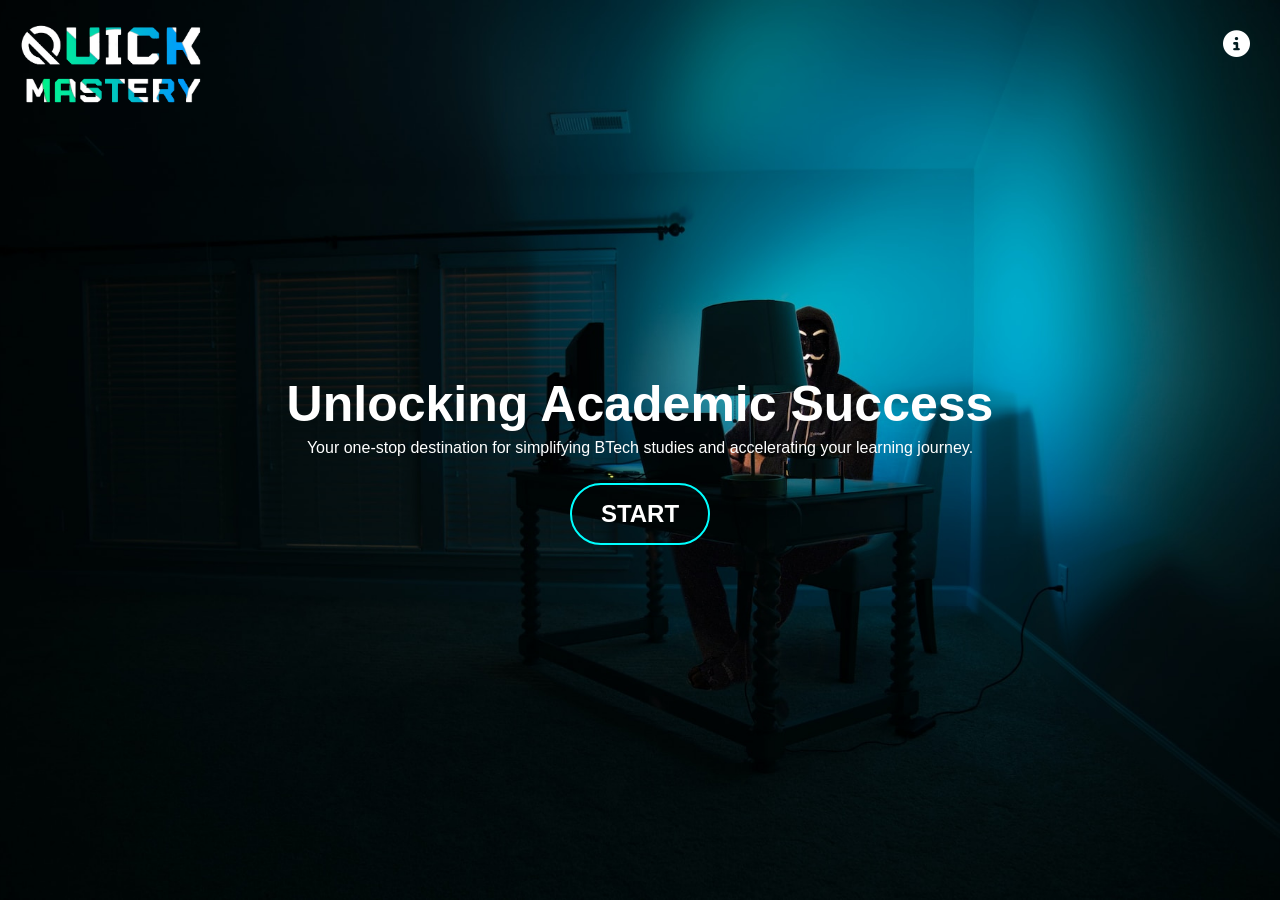
<file: QUICK MASTERY/index.html>
<!DOCTYPE html>
<html lang="en">

<head>
    <meta charset="UTF-8">
    <meta name="viewport" content="width=device-width, initial-scale=1.0">
    <title>QUICK MASTERY</title>
    <link rel="stylesheet" href="style.css">
    <link rel="stylesheet" href="https://cdnjs.cloudflare.com/ajax/libs/font-awesome/6.4.2/css/all.min.css">
    <style>
    #about {
        position: relative;
        top: -20px; 
        left: -30px;
        margin-left: 0px;
        font-size: 27px;
        cursor:pointer;
        text-decoration: none;
   }
   @media only screen and (max-width:900px) {
    a{
        cursor: none;
    }
    i.about.fa-solid.fa-circle-info.fa-xl::before{
        cursor:none;
    }
    .logo img {
    width: 150px;
    cursor:none;
    background-color: transparent;
    position: relative;
    overflow: hidden;
    }

    .content {
        padding: auto;
    }

    h2 {
        font-size: 22px;

    }

    .content p {
        margin: 0px 5px;
        font-weight: 100;
        line-height: 30px;
    }

    button {
        cursor: auto;
    }
    #about {
    font-size:27px;
    cursor:none;
    position: relative;
    top: -5px; 
    left: -20px;
    }
    }
    </style>
</head>

<body>
    <header class="header">
        <a href="index.html" class="logo"><img src="LOGO TEXT.png"
                alt="QUICK MASTERY"> </a>
        <div class="navbar">
            <div class="menu">
            <a href="about.html" target=_blank><i class="fa-solid fa-circle-info fa-xl" id="about" style="color: #ffffff;"></i></a>
            </div>
        </div>
    </header>

    <div class="content">
        <h2>Unlocking Academic Success</h2>
        <p>Your one-stop destination for simplifying BTech studies and accelerating your learning journey. </p>
        <div>
            <button type="button"
                onclick="location.href='home.html'"><span></span>START</button>

        </div>
    </div>
<script>
document.addEventListener('DOMContentLoaded', () => {
var disclaimer = document.querySelector("img[alt='www.000webhost.com']");
if(disclaimer) {
disclaimer.remove();
}
});
</script>    
</body>

</html>
</file>
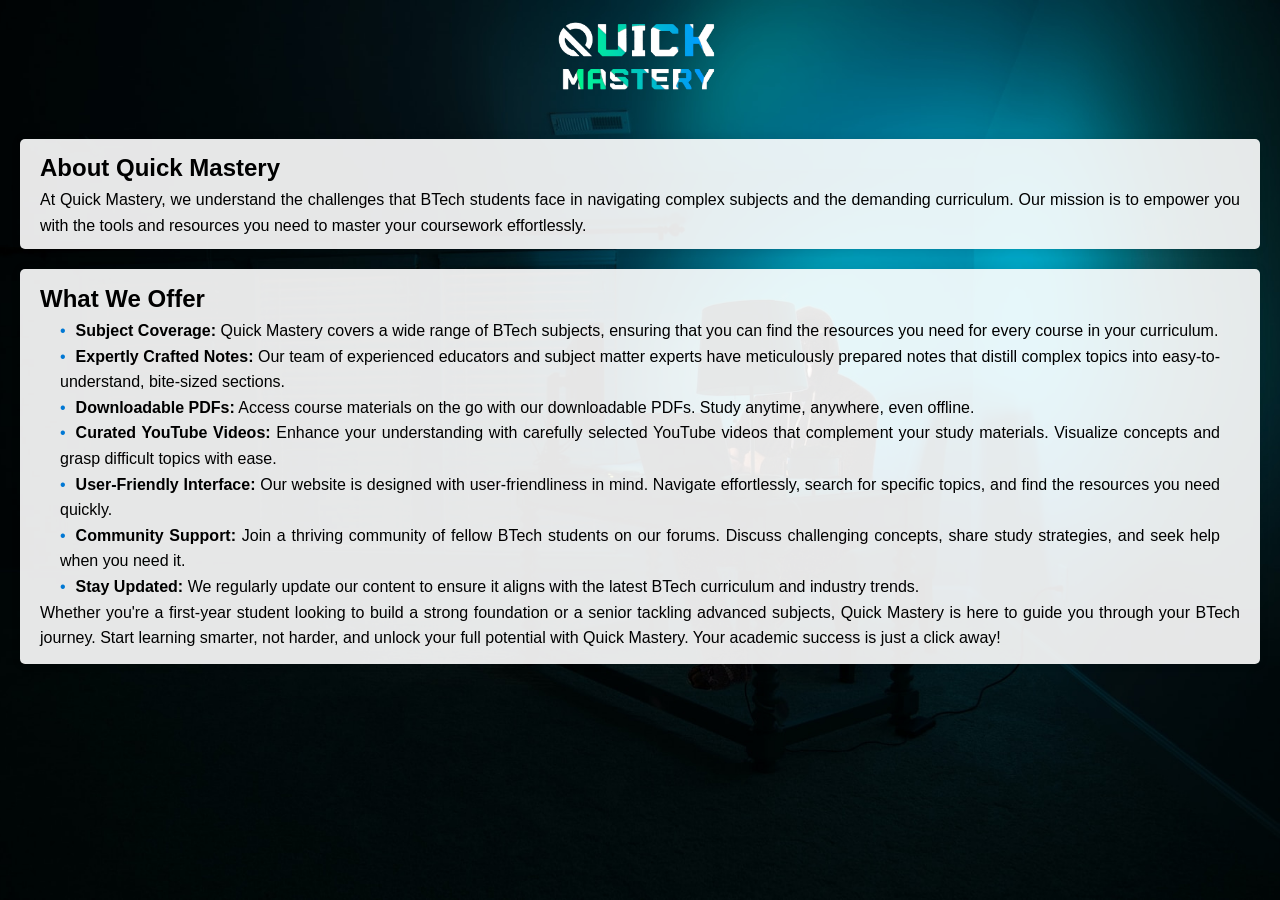
<file: QUICK MASTERY/about.html>
<!DOCTYPE html>
<html lang="en">
<head>
    <meta charset="UTF-8">
    <meta name="viewport" content="width=device-width, initial-scale=1.0">
    <title>ABOUT</title>
    <link rel="stylesheet" href="style2.css">
</head>
<body>
    <header class="header">
        <a href="about.html" class="logo"><img src="LOGO TEXT.png" alt="QUICK MASTERY"></a>
        
    </header>
    
    <section class="intro">
        <h1>About Quick Mastery</h1>
        <p>
            At Quick Mastery, we understand the challenges that BTech students face in navigating complex subjects and the demanding curriculum. Our mission is to empower you with the tools and resources you need to master your coursework effortlessly.
        </p>
    </section>

    <section class="info">
        <h2>What We Offer</h2>
        <ul>
            <li><b>Subject Coverage:</b> Quick Mastery covers a wide range of BTech subjects, ensuring that you can find the resources you need for every course in your curriculum.</li>
            <li><b>Expertly Crafted Notes:</b> Our team of experienced educators and subject matter experts have meticulously prepared notes that distill complex topics into easy-to-understand, bite-sized sections.</li>
            <li><b>Downloadable PDFs:</b> Access course materials on the go with our downloadable PDFs. Study anytime, anywhere, even offline.</li>
            <li><b>Curated YouTube Videos:</b> Enhance your understanding with carefully selected YouTube videos that complement your study materials. Visualize concepts and grasp difficult topics with ease.</li>
            <li><b>User-Friendly Interface:</b> Our website is designed with user-friendliness in mind. Navigate effortlessly, search for specific topics, and find the resources you need quickly.</li>
            <li><b>Community Support:</b> Join a thriving community of fellow BTech students on our forums. Discuss challenging concepts, share study strategies, and seek help when you need it.</li>
            <li><b>Stay Updated:</b> We regularly update our content to ensure it aligns with the latest BTech curriculum and industry trends.</li>
        </ul>
        <p>
            Whether you're a first-year student looking to build a strong foundation or a senior tackling advanced subjects, Quick Mastery is here to guide you through your BTech journey. Start learning smarter, not harder, and unlock your full potential with Quick Mastery. Your academic success is just a click away!<br>
        </p>
    </section>
    
</body>
</html>
</file>
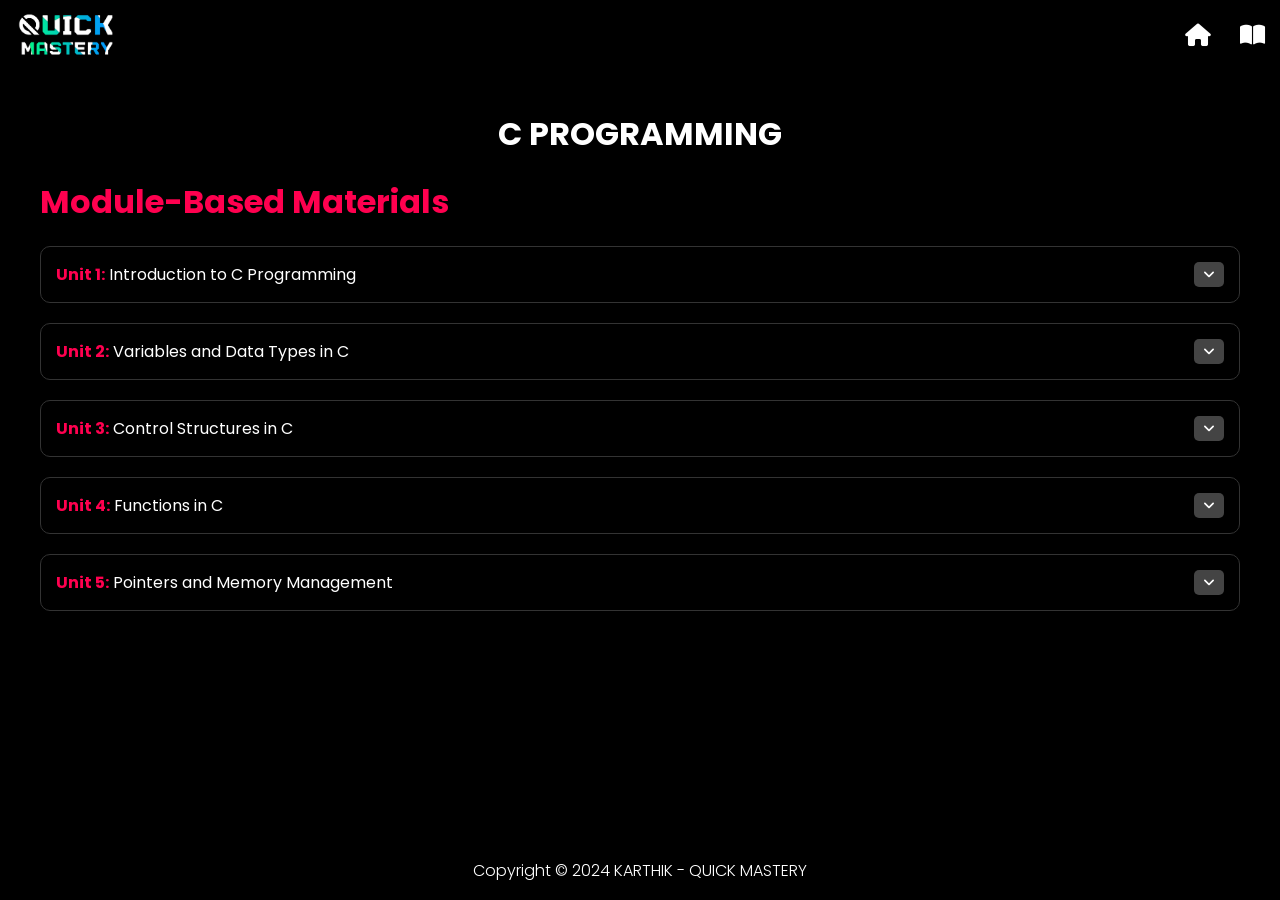
<file: QUICK MASTERY/c_programming.html>
<!DOCTYPE html>
<html lang="en">

<head>
    <meta charset="UTF-8">
    <meta name="viewport" content="width=device-width, initial-scale=1.0">
    <title>C Programming</title>
    <link rel="stylesheet" href="https://cdnjs.cloudflare.com/ajax/libs/font-awesome/6.0.0-beta3/css/all.min.css">
    <link rel="stylesheet" href="style4.css">
</head>

<body>
    <div id="loadingSpinner" class="loading-spinner" style="display: none;">
        <i class="fa-solid fa-spinner"></i>
    </div>
    <!-- Navigation -->
    <nav>
        <div class="logo">
            <a href="c_programming.html"><img src="LOGO TEXT.png" alt="Logo" class="lazy" data-src="logo.png"
                    loading="lazy"></a>
        </div>
        <div class="menu">
            <ul>
                <li><a href="home.html"><i class="fa-solid fa-house fa-lg"></i></a></li>
                <li><a href="#syllabus" id="syllabusBtn"><i class="fa-solid fa-book-open fa-lg"></i></a></li>
            </ul>
        </div>
    </nav>

    <main>
        <h1 id="sub">C PROGRAMMING</h1>
        <h1>Module-Based Materials</h1>

        <!-- Resource Unit with Font Awesome Icon -->
        <div class="resource-unit" id="unit1">
            <strong>Unit 1:</strong> Introduction to C Programming
            <button class="expand-btn" onclick="toggleSubtopics('unit1')">
                <i class="fa fa-angle-down"></i>
            </button>
            <div class="subtopics" style="display: none;">
                <ul>
                    <li>
                        <strong>Module 1.1 :</strong>Overview of C Programming
                        <div class="links">
                            <a href="unit 1.pdf" target="_blank"><i class="fa-regular fa-file-pdf"></i></a>
                            <a href="https://youtu.be/rLf3jnHxSmU" target="_blank"><i
                                    class="fa-brands fa-youtube"></i></a>
                        </div>
                    </li>
                    <li>
                        <strong>Module 1.2 :</strong> Basic Syntax in C
                        <div class="links">
                            <a href="pdfs/unit1_sub2.pdf" target="_blank"><i class="fa-regular fa-file-pdf"></i></a>
                            <a href="https://www.youtube.com/watch?v=example" target="_blank"><i
                                    class="fa-brands fa-youtube"></i></a>
                        </div>
                    </li>
                </ul>
            </div>
        </div>

        <div class="resource-unit" id="unit2">
            <strong>Unit 2:</strong> Variables and Data Types in C
            <button class="expand-btn" onclick="toggleSubtopics('unit2')">
                <i class="fa fa-angle-down"></i>
            </button>
            <div class="subtopics" style="display: none;">
                <ul>
                    <li><strong>Module 2.1 :</strong> Variables in C
                        <div class="links">
                            <a href="pdfs/unit1_sub1.pdf" target="_blank"><i class="fa-regular fa-file-pdf"></i></a>
                            <a href="https://www.youtube.com/watch?v=example" target="_blank"><i
                                    class="fa-brands fa-youtube"></i></a>
                        </div>
                    </li>
                    <li><strong>Module 2.2 :</strong> Data Types in C
                        <div class="links">
                            <a href="pdfs/unit1_sub1.pdf" target="_blank"><i class="fa-regular fa-file-pdf"></i></a>
                            <a href="https://www.youtube.com/watch?v=example" target="_blank"><i
                                    class="fa-brands fa-youtube"></i></a>
                        </div>
                    </li>
                </ul>
            </div>
        </div>
        <!-- Unit 3: Control Structures in C -->
        <div class="resource-unit" id="unit3">
            <strong>Unit 3:</strong> Control Structures in C
            <button class="expand-btn" onclick="toggleSubtopics('unit3')">
                <i class="fa fa-angle-down"></i>
            </button>
            <div class="subtopics" style="display: none;">
                <ul>
                    <li>
                        <strong>Module 3.1:</strong> Introduction to Control Structures
                        <div class="links">
                            <a href="pdfs/unit1_sub1.pdf" target="_blank"><i class="fa-regular fa-file-pdf"></i></a>
                            <a href="https://www.youtube.com/watch?v=example" target="_blank"><i
                                    class="fa-brands fa-youtube"></i></a>
                        </div>
                    </li>
                    <li>
                        <strong>Module 3.2:</strong> If-Else Statements
                        <div class="links">
                            <a href="pdfs/unit1_sub1.pdf" target="_blank"><i class="fa-regular fa-file-pdf"></i></a>
                            <a href="https://www.youtube.com/watch?v=example" target="_blank"><i
                                    class="fa-brands fa-youtube"></i></a>
                        </div>
                    </li>
                    <li>
                        <strong>Module 3.3:</strong> Switch Statements
                        <div class="links">
                            <a href="pdfs/unit1_sub1.pdf" target="_blank"><i class="fa-regular fa-file-pdf"></i></a>
                            <a href="https://www.youtube.com/watch?v=example" target="_blank"><i
                                    class="fa-brands fa-youtube"></i></a>
                        </div>
                    </li>
                    <li>
                        <strong>Module 3.4:</strong> Loops - For Loop
                        <div class="links">
                            <a href="pdfs/unit1_sub1.pdf" target="_blank"><i class="fa-regular fa-file-pdf"></i></a>
                            <a href="https://www.youtube.com/watch?v=example" target="_blank"><i
                                    class="fa-brands fa-youtube"></i></a>
                        </div>
                    </li>
                    <li>
                        <strong>Module 3.5:</strong> Loops - While Loop
                        <div class="links">
                            <a href="pdfs/unit1_sub1.pdf" target="_blank"><i class="fa-regular fa-file-pdf"></i></a>
                            <a href="https://www.youtube.com/watch?v=example" target="_blank"><i
                                    class="fa-brands fa-youtube"></i></a>
                        </div>
                    </li>
                    <li>
                        <strong>Module 3.6:</strong> Loops - Do-While Loop
                        <div class="links">
                            <a href="pdfs/unit1_sub1.pdf" target="_blank"><i class="fa-regular fa-file-pdf"></i></a>
                            <a href="https://www.youtube.com/watch?v=example" target="_blank"><i
                                    class="fa-brands fa-youtube"></i></a>
                        </div>
                    </li>
                    <li>
                        <strong>Module 3.7:</strong> Break and Continue Statements
                        <div class="links">
                            <a href="pdfs/unit1_sub1.pdf" target="_blank"><i class="fa-regular fa-file-pdf"></i></a>
                            <a href="https://www.youtube.com/watch?v=example" target="_blank"><i
                                    class="fa-brands fa-youtube"></i></a>
                        </div>
                    </li>
                    <li>
                        <strong>Module 3.8:</strong> Nested Loops
                        <div class="links">
                            <a href="pdfs/unit1_sub1.pdf" target="_blank"><i class="fa-regular fa-file-pdf"></i></a>
                            <a href="https://www.youtube.com/watch?v=example" target="_blank"><i
                                    class="fa-brands fa-youtube"></i></a>
                        </div>
                    </li>
                    <li>
                        <strong>Module 3.9:</strong> Control Flow and Error Handling
                        <div class="links">
                            <a href="pdfs/unit1_sub1.pdf" target="_blank"><i class="fa-regular fa-file-pdf"></i></a>
                            <a href="https://www.youtube.com/watch?v=example" target="_blank"><i
                                    class="fa-brands fa-youtube"></i></a>
                        </div>
                    </li>
                    <li>
                        <strong>Module 3.10:</strong> Practical Examples of Control Structures
                        <div class="links">
                            <a href="pdfs/unit1_sub1.pdf" target="_blank"><i class="fa-regular fa-file-pdf"></i></a>
                            <a href="https://www.youtube.com/watch?v=example" target="_blank"><i
                                    class="fa-brands fa-youtube"></i></a>
                        </div>
                    </li>
                </ul>
            </div>
        </div>

        <!-- Unit 4: Functions in C -->
        <div class="resource-unit" id="unit4">
            <strong>Unit 4:</strong> Functions in C
            <button class="expand-btn" onclick="toggleSubtopics('unit4')">
                <i class="fa fa-angle-down"></i>
            </button>
            <div class="subtopics" style="display: none;">
                <ul>
                    <li>
                        <strong>Module 4.1:</strong> Overview of Functions
                        <div class="links">
                            <a href="pdfs/unit1_sub1.pdf" target="_blank"><i class="fa-regular fa-file-pdf"></i></a>
                            <a href="https://www.youtube.com/watch?v=example" target="_blank"><i
                                    class="fa-brands fa-youtube"></i></a>
                        </div>
                    </li>
                    <li>
                        <strong>Module 4.2:</strong> Function Prototypes
                        <div class="links">
                            <a href="pdfs/unit1_sub1.pdf" target="_blank"><i class="fa-regular fa-file-pdf"></i></a>
                            <a href="https://www.youtube.com/watch?v=example" target="_blank"><i
                                    class="fa-brands fa-youtube"></i></a>
                        </div>
                    </li>
                    <li>
                        <strong>Module 4.3:</strong> Passing Arguments
                        <div class="links">
                            <a href="pdfs/unit1_sub1.pdf" target="_blank"><i class="fa-regular fa-file-pdf"></i></a>
                            <a href="https://www.youtube.com/watch?v=example" target="_blank"><i
                                    class="fa-brands fa-youtube"></i></a>
                        </div>
                    </li>
                    <li>
                        <strong>Module 4.4:</strong> Return Types
                        <div class="links">
                            <a href="pdfs/unit1_sub1.pdf" target="_blank"><i class="fa-regular fa-file-pdf"></i></a>
                            <a href="https://www.youtube.com/watch?v=example" target="_blank"><i
                                    class="fa-brands fa-youtube"></i></a>
                        </div>
                    </li>
                    <li>
                        <strong>Module 4.5:</strong> Recursion
                        <div class="links">
                            <a href="pdfs/unit1_sub1.pdf" target="_blank"><i class="fa-regular fa-file-pdf"></i></a>
                            <a href="https://www.youtube.com/watch?v=example" target="_blank"><i
                                    class="fa-brands fa-youtube"></i></a>
                        </div>
                    </li>
                    <li>
                        <strong>Module 4.6:</strong> Inline Functions
                        <div class="links">
                            <a href="pdfs/unit1_sub1.pdf" target="_blank"><i class="fa-regular fa-file-pdf"></i></a>
                            <a href="https://www.youtube.com/watch?v=example" target="_blank"><i
                                    class="fa-brands fa-youtube"></i></a>
                        </div>
                    </li>
                    <li>
                        <strong>Module 4.7:</strong> Scope and Lifetime
                        <div class="links">
                            <a href="pdfs/unit1_sub1.pdf" target="_blank"><i class="fa-regular fa-file-pdf"></i></a>
                            <a href="https://www.youtube.com/watch?v=example" target="_blank"><i
                                    class="fa-brands fa-youtube"></i></a>
                        </div>
                    </li>
                    <li>
                        <strong>Module 4.8:</strong> Static and Extern Keywords
                        <div class="links">
                            <a href="pdfs/unit1_sub1.pdf" target="_blank"><i class="fa-regular fa-file-pdf"></i></a>
                            <a href="https://www.youtube.com/watch?v=example" target="_blank"><i
                                    class="fa-brands fa-youtube"></i></a>
                        </div>
                    </li>
                    <li>
                        <strong>Module 4.9:</strong> Array of Functions
                        <div class="links">
                            <a href="pdfs/unit1_sub1.pdf" target="_blank"><i class="fa-regular fa-file-pdf"></i></a>
                            <a href="https://www.youtube.com/watch?v=example" target="_blank"><i
                                    class="fa-brands fa-youtube"></i></a>
                        </div>
                    </li>
                    <li>
                        <strong>Module 4.10:</strong> Function Applications and Best Practices
                        <div class="links">
                            <a href="pdfs/unit1_sub1.pdf" target="_blank"><i class="fa-regular fa-file-pdf"></i></a>
                            <a href="https://www.youtube.com/watch?v=example" target="_blank"><i
                                    class="fa-brands fa-youtube"></i></a>
                        </div>
                    </li>
                </ul>
            </div>
        </div>

        <!-- Unit 5: Pointers and Memory Management -->
        <div class="resource-unit" id="unit5">
            <strong>Unit 5:</strong> Pointers and Memory Management
            <button class="expand-btn" onclick="toggleSubtopics('unit5')">
                <i class="fa fa-angle-down"></i>
            </button>
            <div class="subtopics" style="display: none;">
                <ul>
                    <li>
                        <strong>Module 5.1:</strong> Introduction to Pointers
                        <div class="links">
                            <a href="pdfs/unit1_sub1.pdf" target="_blank"><i class="fa-regular fa-file-pdf"></i></a>
                            <a href="https://www.youtube.com/watch?v=example" target="_blank"><i
                                    class="fa-brands fa-youtube"></i></a>
                        </div>
                    </li>
                    <li>
                        <strong>Module 5.2:</strong> Pointer Arithmetic
                        <div class="links">
                            <a href="pdfs/unit1_sub1.pdf" target="_blank"><i class="fa-regular fa-file-pdf"></i></a>
                            <a href="https://www.youtube.com/watch?v=example" target="_blank"><i
                                    class="fa-brands fa-youtube"></i></a>
                        </div>
                    </li>
                    <li>
                        <strong>Module 5.3:</strong> Pointers and Arrays
                        <div class="links">
                            <a href="pdfs/unit1_sub1.pdf" target="_blank"><i class="fa-regular fa-file-pdf"></i></a>
                            <a href="https://www.youtube.com/watch?v=example" target="_blank"><i
                                    class="fa-brands fa-youtube"></i></a>
                        </div>
                    <li>
                        <strong>Module 5.4:</strong> Function Pointers
                        <div class="links">
                            <a href="pdfs/unit1_sub1.pdf" target="_blank"><i class="fa-regular fa-file-pdf"></i></a>
                            <a href="https://www.youtube.com/watch?v=example" target="_blank"><i
                                    class="fa-brands fa-youtube"></i></a>
                        </div>
                    </li>
                    <li>
                        <strong>Module 5.5:</strong> Dynamic Memory Allocation
                        <div class="links">
                            <a href="pdfs/unit1_sub1.pdf" target="_blank"><i class="fa-regular fa-file-pdf"></i></a>
                            <a href="https://www.youtube.com/watch?v=example" target="_blank"><i
                                    class="fa-brands fa-youtube"></i></a>
                        </div>
                    </li>
                    <li>
                        <strong>Module 5.6:</strong> Malloc, Calloc, Realloc
                        <div class="links">
                            <a href="pdfs/unit1_sub1.pdf" target="_blank"><i class="fa-regular fa-file-pdf"></i></a>
                            <a href="https://www.youtube.com/watch?v=example" target="_blank"><i
                                    class="fa-brands fa-youtube"></i></a>
                        </div>
                    </li>
                    <li>
                        <strong>Module 5.7:</strong> Free and Memory Leaks
                        <div class="links">
                            <a href="pdfs/unit1_sub1.pdf" target="_blank"><i class="fa-regular fa-file-pdf"></i></a>
                            <a href="https://www.youtube.com/watch?v=example" target="_blank"><i
                                    class="fa-brands fa-youtube"></i></a>
                        </div>
                    </li>
                    <li>
                        <strong>Module 5.8:</strong> Double Pointers
                        <div class="links">
                            <a href="pdfs/unit1_sub1.pdf" target="_blank"><i class="fa-regular fa-file-pdf"></i></a>
                            <a href="https://www.youtube.com/watch?v=example" target="_blank"><i
                                    class="fa-brands fa-youtube"></i></a>
                        </div>
                    </li>
                    <li>
                        <strong>Module 5.9:</strong> Pointers to Functions
                        <div class="links">
                            <a href="pdfs/unit1_sub1.pdf" target="_blank"><i class="fa-regular fa-file-pdf"></i></a>
                            <a href="https://www.youtube.com/watch?v=example" target="_blank"><i
                                    class="fa-brands fa-youtube"></i></a>
                        </div>
                    </li>
                    <li>
                        <strong>Module 5.10:</strong> Best Practices for Pointers
                        <div class="links">
                            <a href="pdfs/unit1_sub1.pdf" target="_blank"><i class="fa-regular fa-file-pdf"></i></a>
                            <a href="https://www.youtube.com/watch?v=example" target="_blank"><i
                                    class="fa-brands fa-youtube"></i></a>
                        </div>
                    </li>
                </ul>
            </div>
        </div>

    </main>


    <!-- Syllabus Modal -->
    <div id="syllabusModal" class="modal">
        <div class="modal-content">
            <span class="close">&times;</span>
            <ul>
                <li id="syllabus-heading"><strong>SYLLABUS</strong></li>
                <li><strong>Unit 1:</strong> Introduction to C Programming</li>
                <li><strong>Unit 2:</strong> Control Structures and Functions</li>
                <li><strong>Unit 3:</strong> Arrays and Strings</li>
                <li><strong>Unit 4:</strong> Pointers</li>
                <li><strong>Unit 5:</strong> Structures and Unions</li>
            </ul>
        </div>

    </div>
    <footer>
        <div class="copyright">
            <p>Copyright &copy; 2024 KARTHIK - QUICK MASTERY</p>
        </div>
    </footer>
    <script>
        document.addEventListener("DOMContentLoaded", () => {
            // Modal related JavaScript
            const modal = document.getElementById("syllabusModal");
            const syllabusBtn = document.getElementById("syllabusBtn");
            const closeBtn = document.querySelector(".close");

            syllabusBtn.onclick = function () {
                modal.style.display = "block";
            }

            closeBtn.onclick = function () {
                modal.style.display = "none";
            }

            window.onclick = function (event) {
                if (event.target == modal) {
                    modal.style.display = "none";
                }
            }

            // Toggle function for subtopics
            const expandButtons = document.querySelectorAll(".expand-btn");

            expandButtons.forEach(button => {
                button.addEventListener("click", () => {
                    const resourceUnit = button.closest(".resource-unit");
                    const subtopics = resourceUnit.querySelector(".subtopics");

                    // Hide all other subtopics
                    document.querySelectorAll(".subtopics").forEach(sub => {
                        if (sub !== subtopics) {
                            sub.style.display = "none";
                        }
                    });

                    // Toggle the current subtopics
                    if (subtopics.style.display === "none" || subtopics.style.display === "") {
                        subtopics.style.display = "block";
                        button.querySelector("i").classList.remove("fa-angle-down");
                        button.querySelector("i").classList.add("fa-angle-up");
                    } else {
                        subtopics.style.display = "none";
                        button.querySelector("i").classList.remove("fa-angle-up");
                        button.querySelector("i").classList.add("fa-angle-down");
                    }
                });
            });
        });
        const navLinks = document.querySelectorAll("nav a[href]"); // Select all navbar links with href attribute
        const loadingSpinner = document.getElementById("loadingSpinner");

        navLinks.forEach(link => {
            // Only apply the loading spinner for home link and logo
            if (link.getAttribute("href") !== "#syllabus") {
                link.addEventListener("click", e => {
                    e.preventDefault(); // Prevent default link action
                    loadingSpinner.style.display = "block"; // Show loading spinner

                    // Delay of 0.5 seconds (500 milliseconds) before redirecting
                    setTimeout(() => {
                        window.location.href = link.getAttribute("href");
                    }, 100);
                });
            }
        });
    </script>

</body>

</html>
</file>
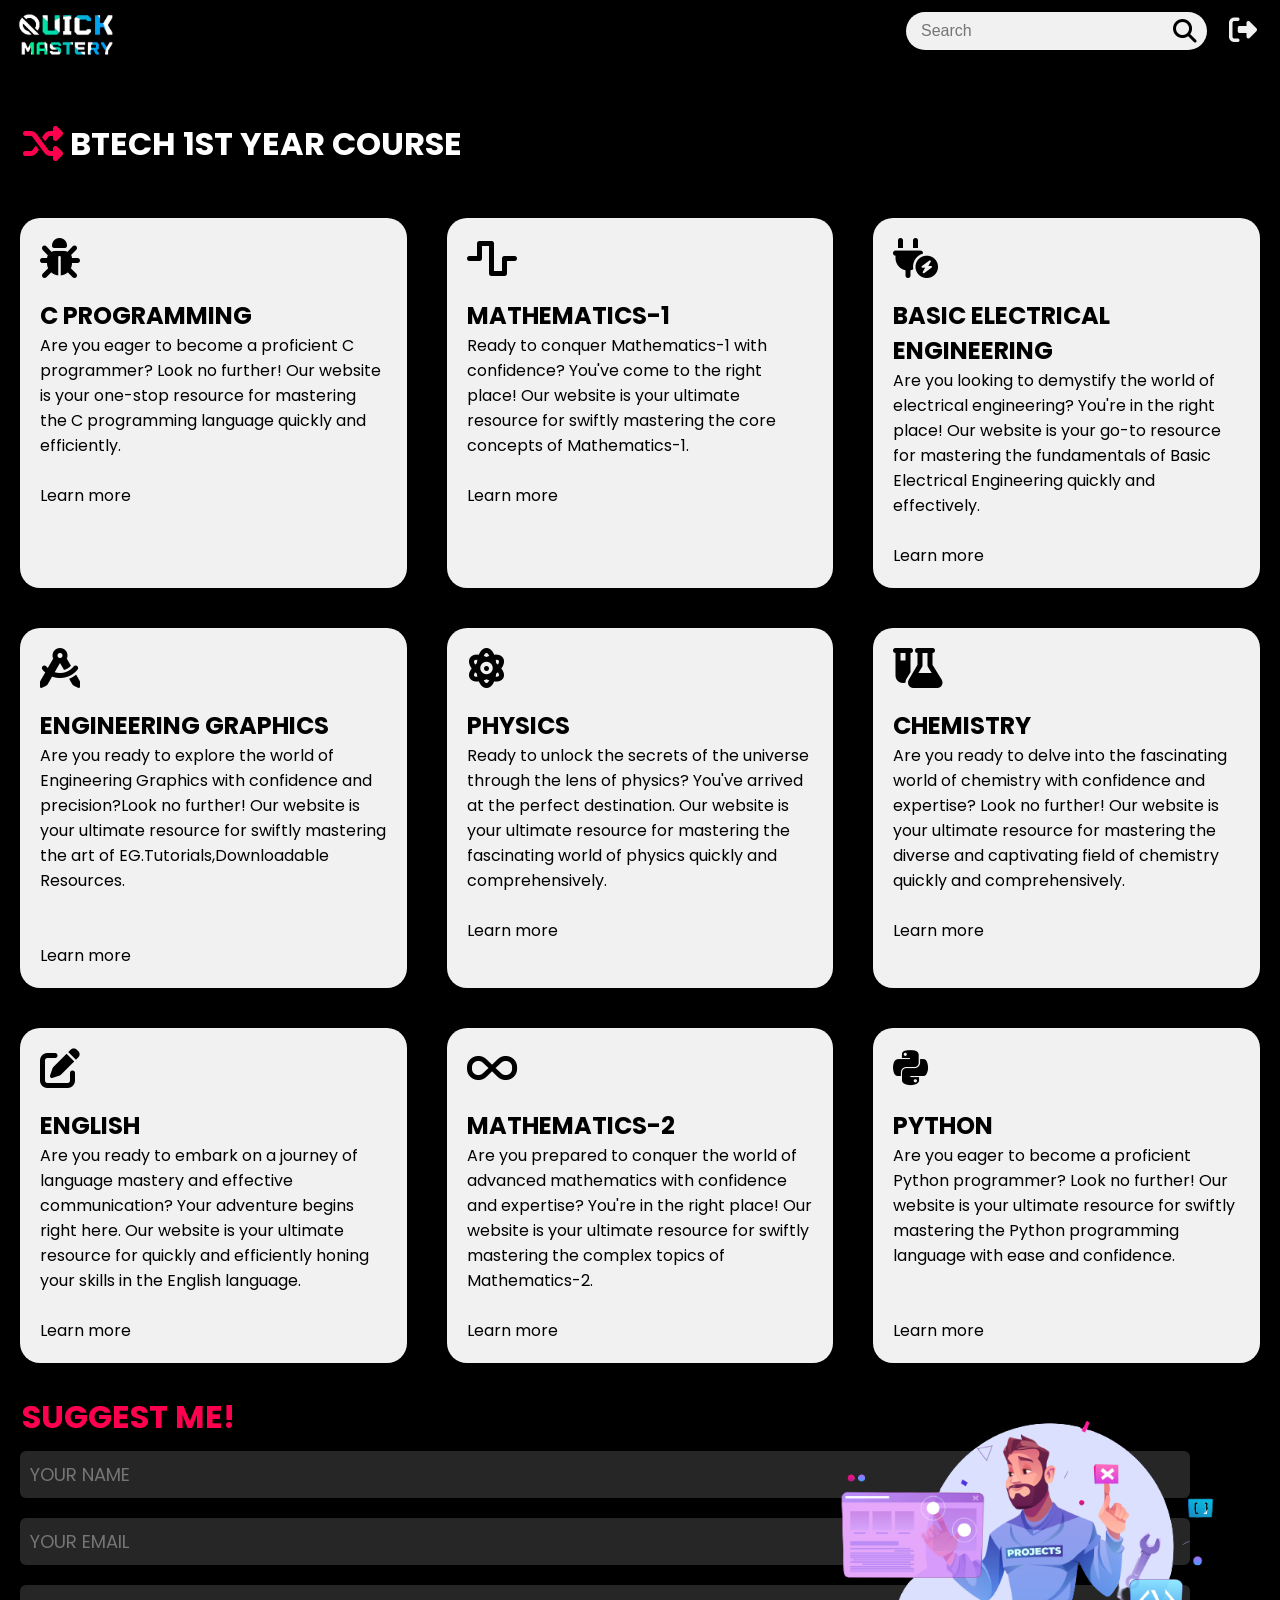
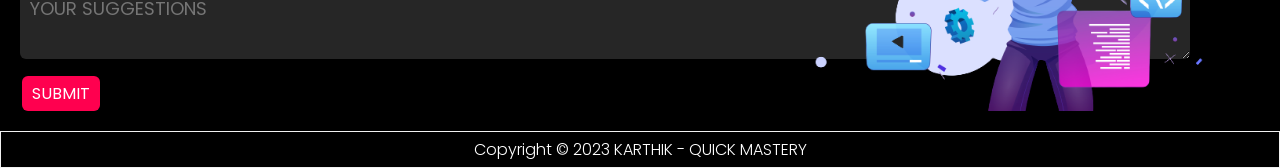
<file: QUICK MASTERY/home.html>
<!DOCTYPE html>
<html lang="en">

<head>
    <meta charset="UTF-8">
    <meta name="viewport" content="width=device-width, initial-scale=1.0">
    <title>HOME</title>
    <link rel="stylesheet" href="style3.css">
    <link rel="stylesheet" href="https://cdnjs.cloudflare.com/ajax/libs/font-awesome/6.4.2/css/all.min.css">
</head>

<body>
    <nav>
        <div class="logo">
            <a href="home.html" class="logo-link">
                <img src="LOGO TEXT.png" alt="Logo">
            </a>
        </div>
        <div class="nav-search">
            <div class="search-bar">
                <div class="search-input-container">
                    <input type="text" id="searchInput" placeholder="Search" />
                    <button id="searchButton"><i class="fa-solid fa-magnifying-glass fa-2xl"
                            style="color: #000000;"></i></button>
                    <ul class="suggestions"></ul>
                </div>
                <div class="logout">
                    <button onclick="location.href='index.html'" id="logout"><i
                            class="fa-solid fa-right-from-bracket fa-2xl" style="color:#f1f1f1;"></i></button>
                </div>
            </div>
        </div>
    </nav>
    <main>
        <div id="courses">
            <div class="container">
                <span class="title">
                    <h1><i class="fa-solid fa-shuffle fa-lg" style="color:#ff004f;"></i> BTECH 1ST YEAR COURSE
                    </h1>
                </span>
                <div class="courses-list">
                    <!-- Your course content here -->
                    <div>
                        <i class="fa-solid fa-bug" style="color: #000000;"></i>
                        <h2>C PROGRAMMING</h2>
                        <P>Are you eager to become a proficient C programmer? Look no further! Our website is
                            your
                            one-stop resource for mastering the C programming language quickly and efficiently.
                        </P><br>
                        <a href="c_programming.html">Learn more</a>
                    </div>
                    <div>
                        <i class="fa-solid fa-wave-square" style="color: #000000;"></i>
                        <h2>MATHEMATICS-1</h2>
                        <P>Ready to conquer Mathematics-1 with confidence? You've come to the right place! Our
                            website
                            is your ultimate resource for swiftly mastering the core concepts of Mathematics-1.
                        </P><br>
                        <a href="#">Learn more</a>
                    </div>
                    <div>
                        <i class="fa-solid fa-plug-circle-bolt" style="color: #000000;"></i>
                        <h2>BASIC ELECTRICAL ENGINEERING</h2>
                        <P>Are you looking to demystify the world of electrical engineering? You're in the right
                            place!
                            Our website is your go-to resource for mastering the fundamentals of Basic
                            Electrical
                            Engineering quickly and effectively.</P><br>
                        <a href="#">Learn more</a>
                    </div>
                    <div>
                        <i class="fa-solid fa-compass-drafting" style="color: #000000;"></i>
                        <h2>ENGINEERING GRAPHICS</h2>
                        <P>Are you ready to explore the world of Engineering Graphics with confidence and
                            precision?Look
                            no further! Our website is your ultimate resource for swiftly mastering the art of
                            EG.Tutorials,Downloadable Resources.</P><br><br>
                        <a href="#">Learn more</a>
                    </div>
                    <div>
                        <i class="fa-solid fa-atom" style="color: #000000;"></i>
                        <h2>PHYSICS</h2>
                        <P>Ready to unlock the secrets of the universe through the lens of physics? You've
                            arrived at
                            the perfect destination. Our website is your ultimate resource for mastering the
                            fascinating
                            world of physics quickly and comprehensively.</P><br>
                        <a href="#">Learn more</a>
                    </div>
                    <div>
                        <i class="fa-solid fa-flask-vial" style="color: #000000;"></i>
                        <h2>CHEMISTRY</h2>
                        <P>Are you ready to delve into the fascinating world of chemistry with confidence and
                            expertise?
                            Look no further! Our website is your ultimate resource for mastering the diverse and
                            captivating field of chemistry quickly and comprehensively.</P><br>
                        <a href="#">Learn more</a>
                    </div>
                    <div>
                        <i class="fa-solid fa-pen-to-square" style="color: #000000;"></i>
                        <h2>ENGLISH</h2>
                        <P>Are you ready to embark on a journey of language mastery and effective communication?
                            Your
                            adventure begins right here. Our website is your ultimate resource for quickly and
                            efficiently honing your skills in the English language.</P><br>
                        <a href="#">Learn more</a>
                    </div>
                    <div>
                        <i class="fa-solid fa-infinity" style="color: #000000;"></i>
                        <h2>MATHEMATICS-2</h2>
                        <P>Are you prepared to conquer the world of advanced mathematics with confidence and
                            expertise?
                            You're in the right place! Our website is your ultimate resource for swiftly
                            mastering the
                            complex topics of Mathematics-2.</P><br>
                        <a href="#">Learn more</a>
                    </div>
                    <div>
                        <i class="fa-brands fa-python" style="color: #000000;"></i>
                        <h2>PYTHON</h2>
                        <P>Are you eager to become a proficient Python programmer? Look no further! Our website
                            is your
                            ultimate resource for swiftly mastering the Python programming language with ease
                            and
                            confidence.</P><br><br>
                        <a href="#">Learn more</a>
                    </div>
                </div>
            </div>
        </div>
        <div id="loadingSpinner" class="loading-spinner" style="display: none;">
            <i class="fa-solid fa-spinner"></i>
    </div>
    </main>
    <div id="contact">
        <div class="table">
            <div class="row">
                <div class="contact-left">
                    <h1 class="sub-title">SUGGEST ME!</h1>
                </div>
                <div class="contact-right">
                    <form name="submit-to-google-sheet">
                        <input type="text" name="Name" placeholder="YOUR NAME" required>
                        <input type="email" name="Email" placeholder="YOUR EMAIL" required>
                        <textarea name="Suggestion" placeholder="YOUR SUGGESTIONS"></textarea>
                        <button type="submit" class="submit">SUBMIT</button>
                    </form>
                </div>
            </div>
        </div>
        <div class="image">
            <img src="suggest-img.png" alt="IMAGE">
        </div>
    </div>
    <footer>
        <div class="copyright">
            <p>Copyright &copy; 2023 KARTHIK - QUICK MASTERY</p>
        </div>
    </footer>
    <script src="script.js"></script>
    <script>
        document.addEventListener('DOMContentLoaded', () => {
            // Remove the 000webhost disclaimer image, if present
            const disclaimer = document.querySelector("img[alt='www.000webhost.com']");
            if (disclaimer) {
                disclaimer.remove();
            }
    
            // Google Sheets form submission
            const scriptURL = 'https://script.google.com/macros/s/AKfycbweoAvbXTx4IdzA8uiqnyPvPEkTJfrajlt5PJ7kCNwZdf_ogY-msXVSx2x38iudZejw/exec';
            const form = document.forms['submit-to-google-sheet'];
    
            form.addEventListener('submit', e => {
                e.preventDefault();
                fetch(scriptURL, { method: 'POST', body: new FormData(form) })
                    .then(response => console.log('Success!', response))
                    .catch(error => console.error('Error!', error.message));
            });
    
            // Handle 'Learn more' link clicks and show loading spinner
            const learnMoreLinks = document.querySelectorAll(".courses-list a");
            const loadingSpinner = document.getElementById("loadingSpinner");
    
            learnMoreLinks.forEach(link => {
                link.addEventListener("click", e => {
                    e.preventDefault(); // Prevent default link action
                    loadingSpinner.style.display = "block"; // Show loading spinner
    
                    // Delay of 0.5 seconds (500 milliseconds) before redirecting
                    setTimeout(() => {
                        window.location.href = link.getAttribute("href");
                    }, 100);
                });
            });
        });
        const navLinks = document.querySelectorAll("nav a.logo-link, nav button#logout"); // Select logo link and logout button
const loadingSpinner = document.getElementById("loadingSpinner");

navLinks.forEach(link => {
    link.addEventListener("click", e => {
        e.preventDefault(); // Prevent default link action
        loadingSpinner.style.display = "block"; // Show loading spinner

        // Delay of 0.5 seconds (500 milliseconds) before redirecting
        setTimeout(() => {
            // If it's a link, we navigate to the href, if it's a button, we navigate to the location defined in onclick
            if (link.tagName === 'A') {
                window.location.href = link.getAttribute("href");
            } else if (link.tagName === 'BUTTON') {
                link.click(); // Trigger the button's click event
            }
        }, 100);
    });
});

    </script>
</body>

</html>
</file>
<file: QUICK MASTERY/style.css>
* {
    margin: 0;
    padding: 0;
    box-sizing: border-box;
    font-family:Arial, sans-serif;
}

body {
    min-height: 100vh;
    background-image: url("clint-patterson-dYEuFB8KQJk-unsplash.jpg");
    background-size: cover;
    background-position: center;
}

.header {
    
    position: fixed;
    top: 0;
    left: 0;
    width: 100%;
    padding: 0px 0px;
    background: transparent;
    display: flex;
    justify-content: space-between;
    z-index: 100;
    align-items: center;
}

.logo img {
   width: 230px;

}
.fa-solid.fa-circle-info.fa-xl {
    position: relative;
    top: -20px; 
    left: -30px;
    margin-left: 0px;
}
.content {
    text-align: center;
    width: 100%;
    top: 50%;
    position: absolute;
    transform: translateY(-50%);
    color: white;
}

.content h2 {
    font-size: 50px;
    margin-top: 40px;
}

.content p {
    margin: 0px auto;
    font-weight: 100;
    line-height: 30px;
}

button {
    text-align: center;
    width: 140px;
    padding: 15px 0;
    border-radius: 40px;
    font-weight: bold;
    color: white;
    margin: 20px 10px;
    border: 2px solid cyan;
    cursor: pointer;
    background-color: transparent;
    position: relative;
    overflow: hidden;
    font-size:x-large;
}

button:hover span {
    width: 100%;
    border: none;
}

span {
    background: rgba(83, 240, 240, 0.753);
    height: 100%;
    width: 0;
    border-radius: 25px;
    position: absolute;
    left: 0;
    bottom: 0;
    z-index: -1;
    transition: 0.2s;
}
</file>
<file: QUICK MASTERY/style2.css>
body, h1, h2, h3, p, ul, li {
    margin: 0;
    padding: 0;
    box-sizing: border-box;
}
body {
    background-image: url(clint-patterson-dYEuFB8KQJk-unsplash.jpg);
    font-family: Arial, sans-serif;
    font-size: 16px;
    line-height: 1.6;
    background-position: center; 
    height: 100vh;
    background-size: cover;
    background-position: center;
    text-align: justify;
    
}
.header {
    background-color:transparent;
    text-align: center;
    }
.logo img {
    width: 200px;    
}
.intro {
    background-color: rgba(255, 255, 255, 0.9);
    padding: 10px;
    padding-left: 20px;
    padding-right:20px;
    margin: 20px;
    border-radius: 5px;
    box-shadow: 0 0 10px rgba(0, 0, 0, 0.1);
    color:black;
}

.info {
    background-color: rgba(255, 255, 255, 0.9);
    padding-top:1px;
    padding-bottom: 13px;
    padding-left:20px;
    padding-right:20px;
    margin: 20px;
    border-radius: 5px;
    box-shadow: 0 0 10px rgba(0, 0, 0, 0.1);
    color:black
}
.info ul {
    list-style-type: none;
    padding-left: 20px;
    padding-right:20px;

}
.info li::before {
    content: '\2022'; 
    margin-right: 10px;
    color:#0078d4;
}

h2 {
    margin-top: 10px;
    color: black;
}
@media (max-width: 900px) {
    .logo img {
    width: 150px;
    cursor:none;
    background-color: transparent;
    position: relative;
    overflow: hidden;
    }
    body{
        text-align:left;
        background-image: url(clint-patterson-dYEuFB8KQJk-unsplash.jpg);
        height:100rem;
        background-position: center; 
        background-size: cover;
    }
    .intro {
    background-color: rgba(255, 255, 255, 0.9);
    padding: 10px;
    padding-left: 20px;
    padding-right:10px;
    margin: 20px;
    border-radius: 5px;
    box-shadow: 0 0 10px rgba(0, 0, 0, 0.1);
    color:black;
    text-align:left;
}

.info {
    background-color: rgba(255, 255, 255, 0.9);
    padding-top:1px;
    padding-bottom:10px;
    padding-left:20px;
    padding-right:10px;
    margin: 20px;
    border-radius: 5px;
    box-shadow: 0 0 10px rgba(0, 0, 0, 0.1);
    color:black;
    text-align:left;
}
.info ul {
    list-style-type: none;
    margin-left: -15px;
    margin-right: -18px;
    
}
.info li::before {
    content: '\2022'; 
    margin-right: 5px;
    color:#0078d4;
}

h2 {
    margin-top: 10px;
    color: black;
}
}
</file>
<file: QUICK MASTERY/style4.css>
@import url('https://fonts.googleapis.com/css2?family=Poppins&display=swap');

body {
    font-family: 'poppins', sans-serif;
    background-color:black;
    color: #fff;
    margin: 0;
    padding: 0;
    box-sizing: border-box;
}

h1 {
    color: #ff004f;
    text-align: left;
    margin: 20px 0;
}

/* Navigation */
nav {
    background-color:black;
    display: flex;
    justify-content: space-between;
    align-items: center;
    box-shadow: 0 2px 10px rgba(0, 0, 0, 0.7);
    position: sticky;
    top: 0;
    z-index: 10;
}

nav .logo img {
    width: 120px;
    margin-left: 8px;
    margin-top:1px;
    margin-bottom:-5px;
}

nav .menu ul {
    list-style: none;
    display: flex;
    margin: 0;
    padding: 0;
}

nav .menu ul li {
    margin: 0 15px;
}

nav .menu ul li a {
    color: #fff;
    text-decoration: none;
    font-size: 18px;
    transition: color 0.3s ease;
}

nav .menu ul li a:hover {
    color: #ff004f;
}
#syllabus-heading{
    text-align: center;
    color: #ff004f;
    font-size: x-large;
}
/* Main Content */
main {
    padding: 20px;
    max-width: 1200px;
    margin: 0 auto;
    margin-bottom: 50px; /* Add margin to prevent footer overlap */
}

/* Resource Units */
.resource-unit {
    background-color: black;
    border: 1px solid #333;
    margin-bottom: 20px;
    padding: 15px;
    border-radius: 10px;
    transition: background-color 0.3s ease, transform 0.3s ease;
}

.resource-unit strong {
    color: #ff004f;
}

.resource-unit:hover {
    background-color: #333;
    transform: scale(1.02);
}

/* Expand Button */
button.expand-btn {
    background-color: #444;
    border: none;
    color: #fff;
    padding: 5px 10px;
    cursor: pointer;
    border-radius: 5px;
    transition: background-color 0.3s ease;
    margin-left: 10px;
    float: right;
}

button.expand-btn:hover {
    background-color: #ff004f;
}

button.expand-btn i {
    transition: transform 0.3s ease;
}
.subtopics button {
    margin-bottom: 20px; /* Adds space between buttons */
}
.subtopics {
    display: none;
    transition: all 0.3s ease;
}

.subtopics ul {
    padding: 10px 0;
}


/* Subtopic Links */
.subtopics ul {
    list-style: none;
    padding: 0;
}

.subtopics li {
    padding: 5px 0;
    display: flex;
    justify-content: space-between;
    align-items: center;
}

.subtopics .links a {
    color: white;
    text-decoration: none;
    margin-right: 10px;
}

.subtopics .links a:hover {
    color: #ff004f;
    text-decoration: none;
}

/* Remove underline on PDF and YouTube links */
.subtopics .links a[href$=".pdf"],
.subtopics .links a[href*="youtube.com"] {
    text-decoration: none;
}

.subtopics .links a:hover {
    color: #ff004f;
}
.loading-spinner {
    position: fixed;
    top: 50%;
    left: 50%;
    transform: translate(-50%, -50%);
    color: #fff;
    padding: 20px;
    border-radius: 10px;
    font-size: 18px;
    display: none; /* Initially hidden */
    z-index: 9999; /* Ensure it appears above other elements */
}
/* Footer */
footer {
    display: flex;
    justify-content: center; /* Center-align content */
    align-items: center; /* Vertically center content */
    width: 100%;
    text-align: center;
    padding: 1px 0;
    background-color: black;
    color: white;
    font-weight: 300;
    
    position: fixed; /* Fix the footer at the bottom of the page */
    bottom: 0; /* Position the footer at the bottom */
    left: 0; /* Align the footer to the left */
    z-index: 10; /* Ensures the footer is above other elements */
    box-sizing: border-box; /* Ensure padding and border are included in the element's total width/height */
    overflow: hidden; /* Prevents overflow content */
}




/* Modal */
.modal {
    display: none;
    position: fixed;
    z-index: 1;
    left: 0;
    top: 0;
    width: 100%;
    height: 100%;
    background-color: rgba(0, 0, 0, 0.7);
}

.modal-content {
    background-color: #222;
    margin: 10% auto;
    padding: 20px;
    border-radius: 10px;
    width: 80%;
    max-width: 600px;
    position: relative;
    animation: fadeIn 0.3s ease;
}

.modal-content h2 {
    color: #ff004f;
    margin-bottom: 15px;
}

.modal-content ul {
    list-style: none;
    padding: 0;
}

.modal-content ul li {
    padding: 5px 0;
    color: #fff;
}

.close {
    color: #aaa;
    float: right;
    font-size: 28px;
    font-weight: bold;
    cursor: pointer;
    position: absolute;
    right: 20px;
    top: 10px;
    transition: color 0.3s ease;
}

.close:hover,
.close:focus {
    color: #ff004f;
    text-decoration: none;
    cursor: pointer;
}

/* Lazy Load for Image */
img.lazy {
    opacity: 0;
    transition: opacity 0.3s ease;
}

img.lazy[data-src] {
    opacity: 1;
}

/* For smooth transitions on expand button icon */
button.expand-btn i {
    transition: transform 0.3s ease;
}

button.expand-btn i.fa-angle-down {
    transform: rotate(0deg);
}

button.expand-btn i.fa-angle-up {
    transform: rotate(180deg);
}
h1#sub{
    text-align: center;
    color: white;
}
/* Scrollbar Customization */
::-webkit-scrollbar {
    width: 10px;
}

::-webkit-scrollbar-thumb {
    background-color: #ff004f;
}

::-webkit-scrollbar-track {
    background-color: white;
}
@media only screen and (max-width: 900px) {
    /* Navigation */
    nav {
        flex-direction: column;
        align-items: flex-start;
        padding: 15px;
    }

    nav .logo img {
        width: 100px;
        margin-bottom: 10px;
    }

    nav .menu ul {
        flex-direction: column;
        width: 100%;
    }

    nav .menu ul li {
        margin: 10px 0;
    }

    nav .menu ul li a {
        font-size: 16px;
    }

    /* Main Content */
    main {
        padding: 15px;
    }

    /* Resource Unit */
    .resource-unit {
        padding: 10px;
    }

    .resource-unit strong {
        font-size: 16px;
    }

    button.expand-btn {
        padding: 4px 8px;
    }

    /* Footer */
    footer {
        padding: 10px;
        font-size: 14px;
    }

    /* Modal */
    .modal-content {
        width: 90%;
    }

    /* Subtopics */
    .subtopics ul {
        padding: 5px 0;
    }

    .subtopics li {
        padding: 3px 0;
    }

    /* Lazy Load Image */
    img.lazy {
        width: 100%;
        height: auto;
    }

    /* Scrollbar */
    ::-webkit-scrollbar {
        width: 8px;
    }
}
</file>
<file: QUICK MASTERY/style3.css>
@import url('https://fonts.googleapis.com/css2?family=Poppins&display=swap');

* {
    margin: 0;
    padding: 0;
    box-sizing: border-box;

}

ul,
li {
    margin: 0;
    padding: 0;
    list-style: none;
}
.loading-spinner {
    position: fixed;
    top: 50%;
    left: 50%;
    transform: translate(-50%, -50%);
    background-color: rgba(0, 0, 0, 0.5);
    color: #fff;
    padding: 10px;
    border-radius: 10px;
    font-size: 18px;
    display: none; /* Initially hidden */
    z-index: 9999; /* Ensure it appears above other elements */
}

body {
    font-family: 'poppins', sans-serif;
    background:black;
    background-size: cover;
    margin: 0;
    padding: 0;
    height: 100vh;
}

nav {
    z-index: 100;
    display: flex;
    width: 100%;
    position:fixed;
    background-color:rgba(0, 0, 0,0.9);
}
.logo img {
    width: 120px;
    margin-left: 8px;
    margin-top:1px;
    margin-bottom:-5px;
}

.search-input-container {
    display: flex;
    align-items: center;
    background-color: #f1f1f1;
    border-radius: 25px;
    padding: 5px 10px;
    width: 110%;
    position: relative;
}

#searchInput {
    border: none;
    outline: none;
    padding: 5px;
    flex: 1;
    background-color: transparent;
    font-size: 16px;
}

#searchButton {
    background-color: transparent;
    border: none;
    outline: none;
    cursor: pointer;
}

#searchButton i {
    color: #000000;
    font-size: 24px;
    margin-left: 20px;
}

.logout {
    flex: 3;
    display: flex;
    justify-content: flex-end;
    align-items: center;
    margin-right: -77px;
    margin-top: -28px;
}

#logout {
    background-color: transparent;
    border: none;
    outline: none;
    cursor: pointer;
}

#logout i {
    color: #f1f1f1;
    font-size: 28px;
}

.nav-search {
    flex: 3;
    display: flex;
    justify-content: flex-end;
    align-items: center;
}

.search-bar {
    position: relative;
    margin-right: 100px;
    margin-top: -20px;
}

.suggestions {
    background-color: #f1f1f1;
    border: 2px;
    border-radius: 20px;
    max-height: 200px;
    overflow-y: auto;
    width: 100%;
    position: absolute;
    top: calc(100% + 5px);
    left: 0;
    display: none;
    z-index: 1;
    padding: 0;
    margin: 0;
}

.suggestions li {
    padding: 5px 10px;
    cursor: pointer;
    transition: background-color 0.3s;
}

.suggestions li:last-child {
    border-bottom: none;
}

.suggestions li:hover {
    background-color: #f1f1f1;
}

.suggestions-visible {
    display: block;
}

.title h1 {
    color: white;
    text-align: left;
    margin-left: 3px;
    margin-top:90px;
}

#courses {
    padding: 30px 0;
    margin-left: 20px;
    margin-right: 20px;
}

.courses-list {
    display: grid;
    grid-template-columns: repeat(3, 1fr);
    grid-template-rows: repeat(3, auto);
    grid-gap: 40px;
    margin-top: 50px;
}

.courses-list div a {
    text-decoration: none;
    color: black;
    font-weight: normal;
}

.courses-list div h2 {
    font-size: x-large;
}

.courses-list div:hover {
    background-color: #ff004f;
    transform: translateY(-10px);

}

.courses-list div i {
    font-size: 40px;
    margin-bottom: 20px;
}

.courses-list div {
    background: #f1f1f1;
    border-radius: 20px;
    padding-top: 20px;
    padding-left: 20px;
    padding-right: 20px;
    padding-bottom: 20px;
    transition: background 0.5s, transform 0.2s;
}

::-webkit-scrollbar {
    width: 10px;
}

::-webkit-scrollbar-thumb {
    background-color: #ff004f;
}

::-webkit-scrollbar-track {
    background-color: white;
}

.image {
    display: grid;
    grid-template-columns: 1fr;
}

.image img {
    width: 480px;
    justify-self: end;
    margin-top: -340px;
    margin-right: 15px;
    margin-bottom: 20px;
}

.table {
    display: flex;
    justify-content: space-between;
    align-items: flex-start;
    flex-wrap: wrap;
    font-family: 'poppins', sans-serif;

}

.contact-left {
    flex-basis: 35%;
    color: #ff004f;
    margin-left: 22px;
}

.contact-right {
    flex-basis: 60%;
    margin-left: 20px;
    display: grid;
    grid-template-columns: 1fr;
}

.contact-right form {
    font-family: 'poppins', sans-serif;
    width: 100%;
    justify-self: center;
}

form input,
form textarea {
    font-family: 'poppins', sans-serif;
    width: 100%;
    border: 0;
    outline: none;
    background: #262626;
    padding: 10px;
    margin: 10px 0;
    color: white;
    font-size: 18px;
    border-radius: 6px;
}

.submit {
    font-family: 'poppins', sans-serif;
    cursor: pointer;
    background-color: #ff004f;
    border: 0;
    outline: none;
    color: white;
    padding: 5px 10px;
    font-size: medium;
    border-radius: 6px;
    margin-bottom: 20px;
    margin-left: 2px;
}

.copyright {
    line-break: loose;
    justify-content: stretch;
    width: 100%;
    text-align: center;
    padding: 5px 0;
    background: black;
    color: white;
    font-weight: 300;
    border: 1px solid #f1f1f1;
}
@media only screen and (max-width:900px) {
    nav {
        margin-top:0px;
        padding-top:10px;
        padding-left:5px;
        padding-bottom: 5px;
    }
    #searchInput {
        border: none;
        outline: none;
        padding: 5px;
        flex: 1;
        background-color: transparent;
        font-size: 16px;
        width: 100%;
    }
    .image img {
        width: 300px;;
        font-size: x-large;
        opacity:0.3;
        margin-right:47px;
        margin-top:-285px;
        pointer-events: none;
    }
    .search-input-container {
        display: flex;
        align-items: center;
        background-color: #f1f1f1;
        border-radius: 25px;
        padding: 5px 10px;
        width: 110%;
        position: relative;
        margin-left: 10px;
    }

    .logo img {
        cursor:none;
        width: 100px;
        margin-top:-4px;

    }

    .logout i {
        cursor: none;
    }

    .logout {
        cursor: none;
    }

    button#searchButton {
        cursor: none;
    }

    button#logout {
        cursor: none;
    }
    .title h1 {
        margin-top:55px;
        color: white;
        text-align: left;
        font-size:x-large;
        margin-bottom:-20px;
        margin-right:-10px;
        margin-left:-0px;
    }

    #courses {
        padding: 30px 0;
        margin-left: 20px;
        margin-right: 20px;
    }

    .courses-list {
        display: grid;
        grid-template-columns: repeat(1, 1fr);
        grid-template-rows: repeat(1, auto);
        grid-gap: 40px;
        margin-top: 50px;
    }

    .courses-list div a {
        text-decoration: none;
        color: black;
        font-weight: normal;
    }

    .courses-list div h2 {
        font-size: x-large;
    }

    .courses-list div:hover {
        background-color: #ff004f;
    }

    .courses-list div i {
        font-size: 40px;
        margin-bottom: 20px;
    }

    .courses-list div {
        background: #f1f1f1;
        border-radius: 20px;
        padding-top: 20px;
        padding-left: 20px;
        padding-right: 20px;
        padding-bottom: 20px;
        transition: background 0.5s, transform 0.2s;
    }

    a {
        cursor: none;
    }

    .courses-list div:hover {
        background-color: #ff004f;
        transform: translateY(0px);

    }
    .table {
        display: flex;
        justify-content: space-between;
        align-items: flex-start;
        flex-wrap: wrap;
        font-family: 'poppins', sans-serif;
    
    }
    
    .contact-left {
        flex-basis: 35%;
        color: #ff004f;
        margin-left:22.5%;
        margin-top:20px;
        font-weight:bolder;
    }
    
    .contact-right {
        flex-basis: 60%;
        margin-left: 20px;
        display: grid;
        grid-template-columns: 1fr;
    }
    
    .contact-right form {
        font-family: 'poppins', sans-serif;
        width: 100%;
        justify-self: center;
        margin-right: 20px;
        margin-left:5px;
    }
    
    form input,
    form textarea {
        font-family: 'poppins', sans-serif;
        width: 100%;
        background:transparent;
        padding: 10px;
        margin: 10px 0;
        color: white;
        font-size: 18px;
        font-weight: bolder;
        border-radius: 6px;
        cursor:auto;
    }
    
    .submit {
        font-family: 'poppins', sans-serif;
        cursor: pointer;
        background-color: #ff004f;
        border: 0;
        outline: none;
        color: white;
        padding:5px;
        font-size: medium;
        border-radius: 6px;
        margin-bottom: 20px;
        margin-left: 106px;
        width: 40%;
    }
    
    .copyright {
        font-size:small;
        width: 100%;
        text-align: center;
        padding: 5px 0;
        background:black;
        color: white;
        font-weight: 300;
        border: 2px solid #f1f1f1;
    }
    
}
</file>
